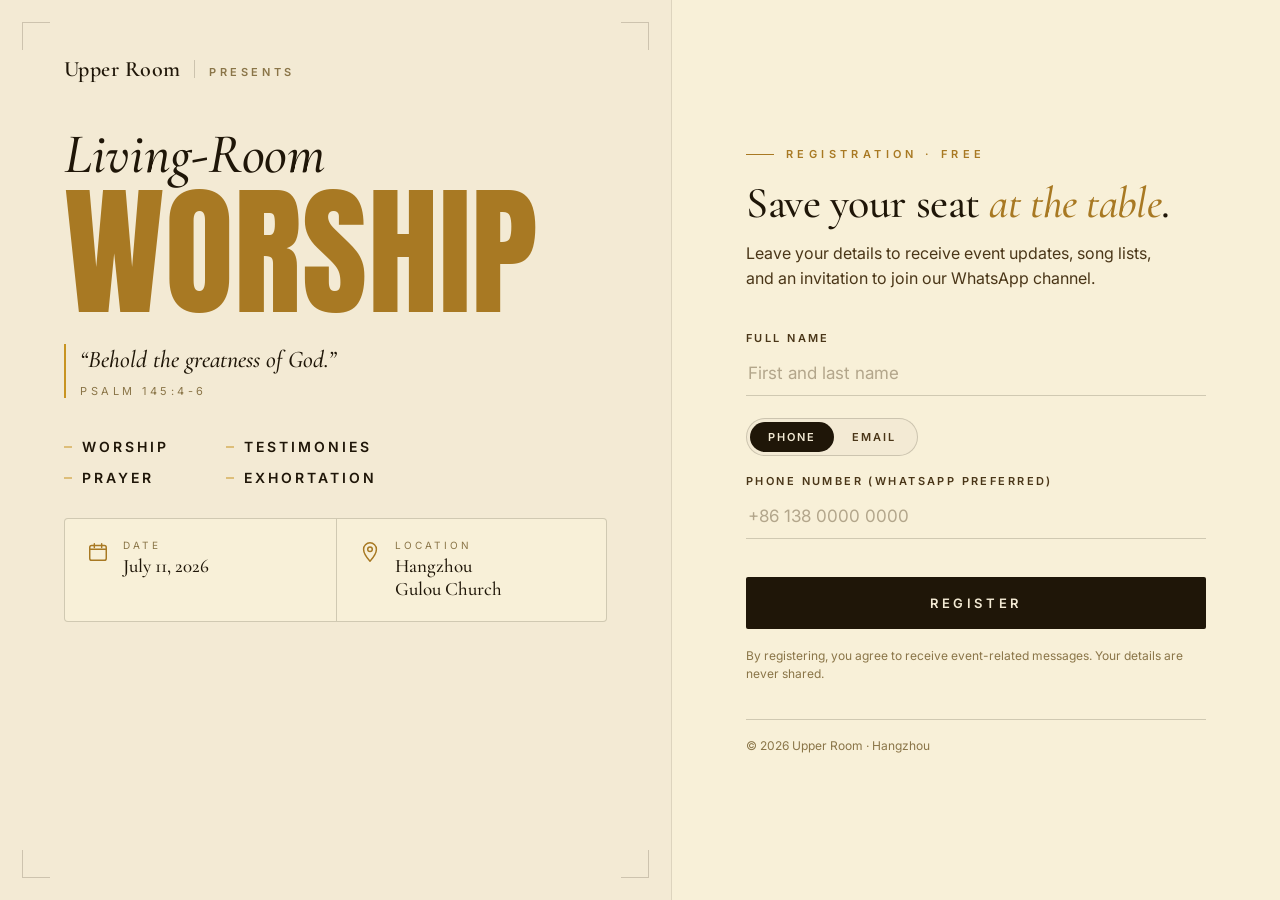
<file: index.html>
<!doctype html>
<html lang="en">
<head>
<meta charset="utf-8" />
<meta name="viewport" content="width=device-width, initial-scale=1, viewport-fit=cover" />
<title>Living-Room Worship · Register</title>
<link rel="preconnect" href="https://fonts.googleapis.com" />
<link rel="preconnect" href="https://fonts.gstatic.com" crossorigin />
<link href="https://fonts.googleapis.com/css2?family=Anton&family=Cormorant+Garamond:ital,wght@0,400;0,500;0,600;1,400;1,500&family=Inter:wght@400;500;600;700&display=swap" rel="stylesheet" />
<style>
  /* =========================================================
     Living-Room Worship · registration
     Simple, flat colours — pulled from the poster palette
     ========================================================= */
  :root {
    --paper:        #f3ead4;   /* cream, primary background */
    --paper-soft:   #f8f0d8;
    --ink:          #1f1608;   /* deep brown, primary text */
    --ink-soft:     #4a3618;
    --ink-mute:     #8a7548;
    --gold:         #c89421;   /* solid gold accent */
    --gold-deep:    #a87923;
    --line:         rgba(31, 22, 8, 0.18);
    --line-soft:    rgba(31, 22, 8, 0.10);
  }

  * { box-sizing: border-box; }
  html, body { margin: 0; padding: 0; }

  body {
    font-family: 'Inter', system-ui, sans-serif;
    background: var(--paper);
    color: var(--ink);
    min-height: 100vh;
    -webkit-font-smoothing: antialiased;
    overflow-x: hidden;
  }

  /* ---------- Stage (MOBILE-FIRST: single column by default) ---------- */
  .stage {
    min-height: 100vh;
    display: block;
    background: var(--paper);
  }

  /* ============ Poster panel — mobile defaults ============ */
  .poster {
    position: relative;
    background: var(--paper);
    color: var(--ink);
    padding: 32px 20px 36px;
    display: flex;
    flex-direction: column;
    border-bottom: 1px solid var(--line-soft);
  }

  /* simple corner marks — only on tablet+ */
  .corner { display: none; }

  /* Tablet+ */
  @media (min-width: 720px) {
    .poster { padding: 48px 36px 52px; }
    .corner {
      display: block;
      position: absolute;
      width: 28px; height: 28px;
      border: 1px solid var(--line);
      pointer-events: none;
    }
    .corner.tl { top: 22px; left: 22px; border-right: none; border-bottom: none; }
    .corner.tr { top: 22px; right: 22px; border-left: none; border-bottom: none; }
    .corner.bl { bottom: 22px; left: 22px; border-right: none; border-top: none; }
    .corner.br { bottom: 22px; right: 22px; border-left: none; border-top: none; }
  }

  /* Desktop — side-by-side */
  @media (min-width: 980px) {
    .stage {
      display: grid;
      grid-template-columns: 1.05fr 0.95fr;
      min-height: 100vh;
    }
    .poster {
      padding: 56px 64px;
      min-height: 100vh;
      justify-content: space-between;
      border-bottom: none;
      border-right: 1px solid var(--line-soft);
    }
  }

  /* presenter line — mobile */
  .presenter {
    display: flex;
    align-items: baseline;
    gap: 12px;
    color: var(--ink-soft);
    font-family: 'Inter', sans-serif;
    letter-spacing: 0.06em;
    font-weight: 600;
    font-size: 12px;
    margin-bottom: 8px;
  }
  .presenter .brand {
    font-family: 'Cormorant Garamond', serif;
    font-weight: 600;
    font-size: 18px;
    letter-spacing: 0.02em;
    color: var(--ink);
  }
  .presenter .divider {
    width: 1px;
    height: 16px;
    background: var(--line);
    align-self: center;
  }
  .presenter small {
    font-size: 10px;
    letter-spacing: 0.28em;
    color: var(--ink-mute);
    text-transform: uppercase;
  }
  @media (min-width: 720px) {
    .presenter { font-size: 13px; gap: 14px; }
    .presenter .brand { font-size: 22px; }
    .presenter .divider { height: 18px; }
    .presenter small { font-size: 11px; letter-spacing: 0.32em; }
  }

  /* wordmark — mobile first */
  .wordmark {
    margin: 28px 0 22px;
  }
  .wordmark .l1 {
    display: block;
    font-family: 'Cormorant Garamond', serif;
    font-style: italic;
    font-weight: 500;
    font-size: 28px;
    color: var(--ink);
    line-height: 1;
    letter-spacing: -0.005em;
    margin-bottom: 4px;
  }
  .wordmark .l2 {
    display: block;
    font-family: 'Anton', 'Oswald', sans-serif;
    font-weight: 400;
    font-size: clamp(56px, 17vw, 92px);
    line-height: 0.92;
    color: var(--gold-deep);
    letter-spacing: 0.005em;
    white-space: nowrap;
    text-transform: uppercase;
  }
  @media (min-width: 720px) {
    .wordmark { margin: 44px 0 26px; }
    .wordmark .l1 { font-size: clamp(36px, 4.4vw, 60px); margin-bottom: 6px; }
    .wordmark .l2 { font-size: clamp(96px, 11vw, 168px); }
  }

  /* verse — mobile */
  .verse {
    margin: 4px 0 28px;
    padding-left: 12px;
    border-left: 2px solid var(--gold);
  }
  .verse .q {
    font-family: 'Cormorant Garamond', serif;
    font-style: italic;
    font-size: 18px;
    color: var(--ink);
    font-weight: 500;
    line-height: 1.35;
  }
  .verse .ref {
    margin-top: 8px;
    font-family: 'Inter', sans-serif;
    font-size: 10px;
    letter-spacing: 0.32em;
    color: var(--ink-mute);
    text-transform: uppercase;
  }
  @media (min-width: 720px) {
    .verse { padding-left: 14px; margin: 8px 0 40px; }
    .verse .q { font-size: clamp(20px, 1.9vw, 24px); }
    .verse .ref { font-size: 11px; }
  }

  /* pillars — mobile: tighter grid */
  .pillars {
    list-style: none;
    margin: 0 0 28px;
    padding: 0;
    display: grid;
    grid-template-columns: 1fr 1fr;
    gap: 10px 24px;
  }
  .pillars li {
    font-family: 'Inter', sans-serif;
    font-weight: 600;
    font-size: 12px;
    letter-spacing: 0.18em;
    text-transform: uppercase;
    color: var(--ink);
    position: relative;
    padding-left: 16px;
  }
  .pillars li::before {
    content: "";
    position: absolute;
    left: 0; top: 50%;
    width: 8px; height: 1px;
    background: var(--gold);
    transform: translateY(-50%);
  }
  @media (min-width: 720px) {
    .pillars { gap: 14px 56px; margin-bottom: 32px; grid-template-columns: repeat(2, max-content); }
    .pillars li { font-size: 14px; letter-spacing: 0.22em; padding-left: 18px; }
  }

  /* meta — mobile: stacked */
  .meta-grid {
    display: grid;
    grid-template-columns: 1fr;
    border: 1px solid var(--line);
    border-radius: 4px;
    overflow: hidden;
    background: var(--paper-soft);
  }
  .meta-grid .cell {
    padding: 16px 18px;
    display: flex;
    gap: 14px;
    align-items: flex-start;
  }
  .meta-grid .cell + .cell {
    border-top: 1px solid var(--line);
  }
  .meta-grid .icon {
    width: 22px; height: 22px;
    flex-shrink: 0;
    color: var(--gold-deep);
    margin-top: 2px;
  }
  .meta-grid .label {
    font-family: 'Inter', sans-serif;
    font-size: 10px;
    letter-spacing: 0.32em;
    color: var(--ink-mute);
    margin-bottom: 4px;
    text-transform: uppercase;
  }
  .meta-grid .value {
    font-family: 'Cormorant Garamond', serif;
    font-size: 18px;
    font-weight: 500;
    line-height: 1.2;
    color: var(--ink);
  }
  @media (min-width: 560px) {
    .meta-grid { grid-template-columns: 1fr 1fr; }
    .meta-grid .cell + .cell { border-top: none; border-left: 1px solid var(--line); }
    .meta-grid .cell { padding: 20px 22px; }
    .meta-grid .value { font-size: 19px; }
  }

  /* ============ Form panel — mobile first ============ */
  .form-side {
    padding: 36px 20px 44px;
    display: flex;
    flex-direction: column;
    justify-content: flex-start;
    position: relative;
    background: var(--paper-soft);
  }
  @media (min-width: 720px) {
    .form-side { padding: 56px 36px 64px; }
  }
  @media (min-width: 980px) {
    .form-side { padding: 72px 64px; justify-content: center; }
  }

  .form-card {
    width: 100%;
    max-width: 460px;
    margin: 0 auto;
  }

  .eyebrow {
    font-family: 'Inter', sans-serif;
    font-size: 10px;
    letter-spacing: 0.32em;
    color: var(--gold-deep);
    text-transform: uppercase;
    display: flex;
    align-items: center;
    gap: 12px;
    margin-bottom: 14px;
    font-weight: 600;
  }
  .eyebrow::before {
    content: "";
    width: 24px;
    height: 1px;
    background: var(--gold-deep);
  }
  @media (min-width: 720px) {
    .eyebrow { font-size: 11px; letter-spacing: 0.4em; margin-bottom: 18px; }
    .eyebrow::before { width: 28px; }
  }

  h1.form-title {
    font-family: 'Cormorant Garamond', serif;
    font-weight: 500;
    font-size: 28px;
    line-height: 1.1;
    margin: 0 0 12px;
    color: var(--ink);
    letter-spacing: -0.01em;
  }
  h1.form-title em {
    font-style: italic;
    color: var(--gold-deep);
  }
  @media (min-width: 720px) {
    h1.form-title { font-size: clamp(32px, 3.6vw, 44px); margin-bottom: 14px; }
  }

  .form-lede {
    color: var(--ink-soft);
    font-size: 15px;
    line-height: 1.55;
    margin: 0 0 28px;
    max-width: 42ch;
  }
  @media (min-width: 720px) {
    .form-lede { font-size: 16px; margin-bottom: 40px; }
  }

  /* form fields — mobile first (16px input prevents iOS zoom) */
  .field {
    display: block;
    margin-bottom: 22px;
  }
  .field label {
    display: block;
    font-family: 'Inter', sans-serif;
    font-size: 11px;
    letter-spacing: 0.22em;
    color: var(--ink-soft);
    margin-bottom: 8px;
    text-transform: uppercase;
    font-weight: 600;
  }
  .field input {
    width: 100%;
    border: none;
    border-bottom: 1.5px solid var(--line);
    background: transparent;
    font: inherit;
    font-size: 17px;
    color: var(--ink);
    padding: 10px 2px 12px;
    outline: none;
    transition: border-color 0.18s ease;
    border-radius: 0;
  }
  .field input::placeholder {
    color: rgba(74, 54, 24, 0.4);
  }
  .field input:focus {
    border-color: var(--gold-deep);
  }
  .field.invalid input { border-color: #b54a2e; }
  .field-error {
    font-size: 12px;
    color: #b54a2e;
    margin-top: 6px;
    display: none;
  }
  .field.invalid .field-error { display: block; }

  /* contact toggle — mobile: full-width segmented control */
  .contact-tabs {
    display: flex;
    gap: 0;
    background: var(--paper);
    border: 1px solid var(--line);
    border-radius: 999px;
    margin-bottom: 18px;
    width: 100%;
    padding: 4px;
  }
  .contact-tabs button {
    flex: 1;
    border: none;
    background: transparent;
    font-family: 'Inter', sans-serif;
    font-size: 12px;
    font-weight: 600;
    letter-spacing: 0.18em;
    padding: 12px 18px;
    border-radius: 999px;
    color: var(--ink-soft);
    cursor: pointer;
    text-transform: uppercase;
    transition: background 0.18s ease, color 0.18s ease;
  }
  .contact-tabs button.active {
    background: var(--ink);
    color: var(--paper);
  }
  @media (min-width: 720px) {
    .contact-tabs { width: fit-content; padding: 3px; }
    .contact-tabs button { flex: none; font-size: 11px; padding: 8px 18px; }
  }

  /* submit */
  .submit {
    margin-top: 16px;
    width: 100%;
    appearance: none;
    border: none;
    cursor: pointer;
    padding: 18px 22px;
    background: var(--ink);
    color: var(--paper);
    font-family: 'Inter', sans-serif;
    font-size: 13px;
    letter-spacing: 0.28em;
    font-weight: 600;
    text-transform: uppercase;
    border-radius: 2px;
    transition: background 0.18s ease, transform 0.18s ease;
  }
  .submit:hover { background: #0e0904; transform: translateY(-1px); }
  .submit:disabled { opacity: 0.55; cursor: progress; transform: none; }

  .legal {
    margin-top: 18px;
    font-size: 12px;
    color: var(--ink-mute);
    line-height: 1.5;
  }

  .form-foot {
    margin-top: 36px;
    padding-top: 18px;
    border-top: 1px solid var(--line);
    font-size: 12px;
    color: var(--ink-mute);
  }

  /* ================== SUCCESS SCREEN ================== */
  .success {
    position: fixed;
    inset: 0;
    z-index: 50;
    display: none;
    background: var(--ink);
    color: var(--paper);
    align-items: center;
    justify-content: center;
    padding: 40px 24px;
    overflow-y: auto;
  }
  .success.on { display: flex; animation: fadein 0.4s ease both; }
  @keyframes fadein {
    from { opacity: 0; }
    to { opacity: 1; }
  }

  .success-card {
    max-width: 520px;
    width: 100%;
    text-align: center;
    padding: 32px 20px;
  }
  .success-mark {
    width: 84px; height: 84px;
    margin: 0 auto 28px;
    border-radius: 50%;
    background: var(--gold);
    display: flex; align-items: center; justify-content: center;
    animation: pop 0.5s cubic-bezier(.34,1.56,.64,1) both;
  }
  @keyframes pop {
    from { transform: scale(0.4); opacity: 0; }
    to { transform: scale(1); opacity: 1; }
  }
  .success-mark svg { width: 38px; height: 38px; color: var(--ink); }

  .success h2 {
    font-family: 'Cormorant Garamond', serif;
    font-weight: 500;
    font-size: clamp(32px, 4.4vw, 44px);
    margin: 0 0 8px;
    color: var(--paper);
    line-height: 1.1;
  }
  .success h2 em { font-style: italic; color: var(--gold); }

  .success .verse-q {
    font-family: 'Cormorant Garamond', serif;
    font-style: italic;
    color: var(--gold);
    font-size: 17px;
    margin: 12px 0 24px;
  }
  .success .lede {
    color: rgba(243, 234, 212, 0.78);
    line-height: 1.55;
    font-size: 15px;
    margin-bottom: 36px;
  }

  .wa-card {
    margin: 0 auto 22px;
    background: rgba(243, 234, 212, 0.06);
    border: 1px solid rgba(243, 234, 212, 0.18);
    border-radius: 10px;
    padding: 20px;
    text-align: left;
    display: flex;
    gap: 16px;
    align-items: center;
  }
  .wa-icon {
    width: 48px; height: 48px;
    border-radius: 12px;
    background: #25D366;
    display: flex; align-items: center; justify-content: center;
    flex-shrink: 0;
  }
  .wa-icon svg { width: 26px; height: 26px; color: #fff; }
  .wa-info { flex: 1; min-width: 0; }
  .wa-info .t {
    font-family: 'Inter', sans-serif;
    letter-spacing: 0.18em;
    font-size: 11px;
    color: var(--gold);
    text-transform: uppercase;
    font-weight: 600;
  }
  .wa-info .s {
    color: var(--paper);
    font-weight: 500;
    margin-top: 4px;
    font-size: 15px;
  }

  .btn-wa {
    display: inline-flex;
    align-items: center;
    justify-content: center;
    gap: 10px;
    width: 100%;
    padding: 18px 24px;
    background: #25D366;
    color: #fff;
    border-radius: 999px;
    font-family: 'Inter', sans-serif;
    text-transform: uppercase;
    letter-spacing: 0.22em;
    font-size: 13px;
    font-weight: 700;
    text-decoration: none;
    transition: transform 0.18s ease, background 0.18s ease;
  }
  .btn-wa:hover { transform: translateY(-2px); background: #1FB958; }
  .btn-wa svg { width: 20px; height: 20px; }

  .btn-ghost {
    margin-top: 18px;
    display: inline-block;
    font-family: 'Inter', sans-serif;
    text-transform: uppercase;
    letter-spacing: 0.22em;
    font-size: 11px;
    color: rgba(243, 234, 212, 0.55);
    background: none;
    border: none;
    cursor: pointer;
    font-weight: 600;
  }
  .btn-ghost:hover { color: var(--gold); }

  /* ================== ADMIN PANEL ================== */
  .admin {
    position: fixed;
    inset: 0;
    z-index: 60;
    display: none;
    background: rgba(20, 14, 6, 0.7);
    backdrop-filter: blur(8px);
    -webkit-backdrop-filter: blur(8px);
    padding: 32px 24px;
    overflow-y: auto;
    align-items: flex-start;
    justify-content: center;
  }
  .admin.on { display: flex; }

  .admin-sheet {
    width: 100%;
    max-width: 980px;
    background: var(--paper);
    border-radius: 8px;
    border: 1px solid var(--line);
    box-shadow: 0 30px 80px -20px rgba(0,0,0,0.4);
    overflow: hidden;
  }
  .admin-head {
    display: flex;
    align-items: center;
    justify-content: space-between;
    padding: 22px 28px;
    background: var(--ink);
    color: var(--gold);
    flex-wrap: wrap;
    gap: 12px;
  }
  .admin-head h3 {
    margin: 0;
    font-family: 'Cormorant Garamond', serif;
    font-weight: 500;
    font-size: 22px;
    color: var(--paper);
  }
  .admin-head h3 em { font-style: italic; color: var(--gold); }
  .admin-tools {
    display: flex;
    gap: 8px;
    flex-wrap: wrap;
  }
  .admin-tools button {
    background: rgba(243, 234, 212, 0.08);
    border: 1px solid rgba(243, 234, 212, 0.2);
    color: var(--paper);
    font-family: 'Inter', sans-serif;
    font-size: 11px;
    letter-spacing: 0.18em;
    padding: 8px 14px;
    border-radius: 3px;
    cursor: pointer;
    text-transform: uppercase;
    font-weight: 600;
    transition: background 0.15s ease;
  }
  .admin-tools button:hover { background: rgba(243, 234, 212, 0.16); }
  .admin-tools button.danger { color: #ffb097; border-color: rgba(255, 130, 100, 0.4); background: rgba(255, 130, 100, 0.08); }

  .admin-stats {
    display: grid;
    grid-template-columns: repeat(auto-fit, minmax(160px, 1fr));
    gap: 1px;
    background: var(--line);
    border-bottom: 1px solid var(--line);
  }
  .admin-stats .stat {
    background: var(--paper);
    padding: 18px 22px;
  }
  .admin-stats .stat .n {
    font-family: 'Cormorant Garamond', serif;
    font-size: 36px;
    font-weight: 500;
    color: var(--ink);
    line-height: 1;
  }
  .admin-stats .stat .l {
    font-size: 11px;
    letter-spacing: 0.22em;
    color: var(--ink-mute);
    text-transform: uppercase;
    margin-top: 8px;
    font-weight: 600;
  }

  .admin-search {
    padding: 14px 22px;
    border-bottom: 1px solid var(--line);
  }
  .admin-search input {
    width: 100%;
    border: none;
    outline: none;
    padding: 8px 0;
    font: inherit;
    font-size: 15px;
    background: transparent;
    color: var(--ink);
  }

  .reg-table {
    width: 100%;
    border-collapse: collapse;
    font-size: 14px;
  }
  .reg-table th, .reg-table td {
    text-align: left;
    padding: 12px 22px;
    border-bottom: 1px solid var(--line-soft);
  }
  .reg-table th {
    background: rgba(168, 121, 35, 0.06);
    font-family: 'Inter', sans-serif;
    font-size: 10px;
    letter-spacing: 0.22em;
    color: var(--ink-mute);
    text-transform: uppercase;
    font-weight: 600;
  }
  .reg-table tbody tr:hover { background: rgba(200, 148, 33, 0.06); }
  .reg-table .empty {
    padding: 56px 24px;
    text-align: center;
    color: var(--ink-mute);
    font-style: italic;
  }
  .row-action {
    background: transparent;
    border: none;
    color: var(--ink-mute);
    cursor: pointer;
    font-size: 18px;
    padding: 2px 8px;
    border-radius: 3px;
    line-height: 1;
  }
  .row-action:hover { color: #b54a2e; background: rgba(181, 74, 46, 0.08); }

  .admin-foot {
    padding: 18px 22px;
    background: rgba(168, 121, 35, 0.06);
    color: var(--ink-mute);
    font-size: 12px;
    line-height: 1.5;
    border-top: 1px solid var(--line);
  }
  .admin-foot strong { color: var(--ink-soft); }
  .admin-foot code {
    font-family: ui-monospace, monospace;
    font-size: 11px;
    background: rgba(20, 12, 4, 0.06);
    padding: 1px 6px;
    border-radius: 3px;
    color: var(--ink-soft);
  }

  /* admin gate */
  .gate {
    width: 100%;
    max-width: 380px;
    background: var(--paper);
    border-radius: 8px;
    padding: 32px;
    text-align: center;
    box-shadow: 0 30px 80px -20px rgba(0,0,0,0.4);
    align-self: center;
  }
  .gate h3 {
    font-family: 'Cormorant Garamond', serif;
    font-weight: 500;
    font-size: 26px;
    margin: 0 0 4px;
  }
  .gate p {
    color: var(--ink-mute);
    font-size: 14px;
    margin: 0 0 18px;
  }
  .gate input {
    width: 100%;
    border: 1px solid var(--line);
    border-radius: 4px;
    padding: 12px 14px;
    font: inherit;
    font-size: 15px;
    margin-bottom: 12px;
    outline: none;
    background: var(--paper-soft);
  }
  .gate input:focus { border-color: var(--gold-deep); }
  .gate button {
    width: 100%;
    background: var(--ink);
    color: var(--paper);
    border: none;
    padding: 12px;
    border-radius: 4px;
    font-family: 'Inter', sans-serif;
    letter-spacing: 0.22em;
    text-transform: uppercase;
    font-size: 12px;
    cursor: pointer;
    font-weight: 600;
  }
  .gate .hint {
    margin-top: 14px;
    font-size: 11px;
    color: var(--ink-mute);
  }
  .gate .err {
    color: #b54a2e;
    font-size: 12px;
    margin: -4px 0 10px;
    display: none;
  }
  .gate.bad .err { display: block; }
  .gate .gate-cancel {
    margin-top: 14px;
    background: none;
    border: none;
    color: var(--ink-mute);
    font-size: 11px;
    letter-spacing: 0.22em;
    text-transform: uppercase;
    cursor: pointer;
    font-weight: 600;
    padding: 6px;
  }
  .gate .gate-cancel:hover { color: var(--ink); }
</style>
<template id="__bundler_thumbnail" data-bg-color="#f3ead4">
  <svg viewBox="0 0 1200 800" xmlns="http://www.w3.org/2000/svg">
    <rect width="1200" height="800" fill="#f3ead4"/>
    <g transform="translate(600 410)" text-anchor="middle">
      <text y="-40" font-family="Georgia, serif" font-style="italic" font-size="76" fill="#1f1608">Living-Room</text>
      <text y="140" font-family="Impact, sans-serif" font-size="240" font-weight="700" fill="#a87923" letter-spacing="6">WORSHIP</text>
      <line x1="-120" y1="200" x2="120" y2="200" stroke="#a87923" stroke-width="3"/>
      <text y="250" font-family="Inter, sans-serif" font-size="28" fill="#4a3618" letter-spacing="8">PSALM 145:4-6</text>
    </g>
  </svg>
</template>
</head>
<body>

<main class="stage" id="stage">
  <!-- ============ LEFT: poster panel ============ -->
  <section class="poster" data-screen-label="01 Poster">
    <span class="corner tl"></span>
    <span class="corner tr"></span>
    <span class="corner bl"></span>
    <span class="corner br"></span>

    <div class="poster-inner">
      <div class="presenter">
        <span class="brand">Upper&nbsp;Room</span>
        <span class="divider"></span>
        <small>Presents</small>
      </div>

      <div class="wordmark">
        <span class="l1">Living-Room</span>
        <span class="l2">Worship</span>
      </div>

      <div class="verse">
        <div class="q">&ldquo;Behold the greatness of God.&rdquo;</div>
        <div class="ref">Psalm 145:4-6</div>
      </div>

      <ul class="pillars">
        <li>Worship</li>
        <li>Testimonies</li>
        <li>Prayer</li>
        <li>Exhortation</li>
      </ul>

      <div class="meta-grid">
        <div class="cell">
          <svg class="icon" viewBox="0 0 24 24" fill="none" stroke="currentColor" stroke-width="1.6" stroke-linecap="round" stroke-linejoin="round" aria-hidden="true">
            <rect x="3" y="5" width="18" height="16" rx="2"/><path d="M3 9h18"/><path d="M8 3v4M16 3v4"/>
          </svg>
          <div>
            <div class="label">Date</div>
            <div class="value">July&nbsp;11,&nbsp;2026</div>
          </div>
        </div>
        <div class="cell">
          <svg class="icon" viewBox="0 0 24 24" fill="none" stroke="currentColor" stroke-width="1.6" stroke-linecap="round" stroke-linejoin="round" aria-hidden="true">
            <path d="M12 22s7-7.5 7-13a7 7 0 1 0-14 0c0 5.5 7 13 7 13z"/><circle cx="12" cy="9" r="2.5"/>
          </svg>
          <div>
            <div class="label">Location</div>
            <div class="value">Hangzhou<br/>Gulou Church</div>
          </div>
        </div>
      </div>
    </div>
  </section>

  <!-- ============ RIGHT: form panel ============ -->
  <section class="form-side" data-screen-label="02 Form">
    <div class="form-card">
      <div class="eyebrow">Registration · Free</div>
      <h1 class="form-title">Save your seat <em>at the table</em>.</h1>
      <p class="form-lede">Leave your details to receive event updates, song lists, and an invitation to join our WhatsApp channel.</p>

      <form id="reg-form" novalidate>
        <div class="field" id="f-name">
          <label for="i-name">Full name</label>
          <input id="i-name" name="name" type="text" autocomplete="name" placeholder="First and last name" required />
          <div class="field-error">Please enter your name.</div>
        </div>

        <div class="contact-tabs" role="tablist" aria-label="Contact method">
          <button type="button" class="active" data-tab="phone" role="tab" aria-selected="true">Phone</button>
          <button type="button" data-tab="email" role="tab" aria-selected="false">Email</button>
        </div>

        <div class="field" id="f-phone">
          <label for="i-phone">Phone number (WhatsApp preferred)</label>
          <input id="i-phone" name="phone" type="tel" autocomplete="tel" placeholder="+86 138 0000 0000" inputmode="tel" />
          <div class="field-error">Please enter a valid phone number.</div>
        </div>

        <div class="field" id="f-email" style="display:none;">
          <label for="i-email">Email address</label>
          <input id="i-email" name="email" type="email" autocomplete="email" placeholder="you@email.com" />
          <div class="field-error">Please enter a valid email address.</div>
        </div>

        <button type="submit" class="submit" id="submit-btn">
          <span>Register</span>
        </button>

        <p class="legal">
          By registering, you agree to receive event-related messages. Your details are never shared.
        </p>
      </form>

      <div class="form-foot">
        © 2026 Upper Room · Hangzhou
      </div>
    </div>
  </section>
</main>

<!-- ================== SUCCESS SCREEN ================== -->
<div class="success" id="success-screen" role="dialog" aria-modal="true" aria-labelledby="success-title">
  <div class="success-card">
    <div class="success-mark" aria-hidden="true">
      <svg viewBox="0 0 24 24" fill="none" stroke="currentColor" stroke-width="3" stroke-linecap="round" stroke-linejoin="round">
        <path d="M5 13l4 4L19 7"/>
      </svg>
    </div>
    <h2 id="success-title">Welcome<em>, <span id="success-name">friend</span>.</em></h2>
    <div class="verse-q">&ldquo;Behold the greatness of God&rdquo; — Psalm 145:4-6</div>
    <p class="lede">Your registration is confirmed for <strong>Living-Room Worship</strong>, July&nbsp;11,&nbsp;2026.<br/>Now join our WhatsApp channel so you don't miss anything:</p>

    <div class="wa-card">
      <div class="wa-icon" aria-hidden="true">
        <svg viewBox="0 0 32 32" fill="currentColor"><path d="M16 .5C7.4.5.5 7.4.5 16c0 2.8.7 5.5 2.1 7.9L.5 31.5l7.8-2c2.3 1.3 4.9 1.9 7.7 1.9 8.6 0 15.5-7 15.5-15.5S24.6.5 16 .5zm0 28.3c-2.5 0-4.9-.7-7-1.9l-.5-.3-4.6 1.2 1.2-4.5-.3-.5C3.6 20.7 2.8 18.4 2.8 16 2.8 8.7 8.7 2.8 16 2.8c3.5 0 6.8 1.4 9.3 3.9s3.9 5.8 3.9 9.3c0 7.3-5.9 13.2-13.2 13.2zm7.6-9.9c-.4-.2-2.4-1.2-2.8-1.3-.4-.1-.6-.2-.9.2-.3.4-1 1.3-1.2 1.5-.2.2-.4.3-.8.1-.4-.2-1.7-.6-3.3-2-.7-.6-1.4-1.5-1.6-1.9-.2-.4 0-.6.2-.8.2-.2.4-.5.6-.7.2-.2.3-.4.4-.7.1-.3 0-.5-.1-.7-.1-.2-.9-2.2-1.2-3-.3-.7-.6-.6-.9-.6h-.7c-.3 0-.7.1-1 .5-.4.4-1.3 1.3-1.3 3.2 0 1.9 1.4 3.7 1.5 3.9.2.2 2.7 4.2 6.6 5.9 2.3 1 3.3 1.1 4.4.9.7-.1 2.3-.9 2.6-1.8.3-.9.3-1.7.2-1.8-.1-.2-.4-.3-.7-.5z"/></svg>
      </div>
      <div class="wa-info">
        <div class="t">WhatsApp Channel</div>
        <div class="s">Living-Room Worship · Upper Room</div>
      </div>
    </div>

    <a class="btn-wa" href="https://whatsapp.com/channel/0029Vb6wQhtCcW4xdlekeS3S" target="_blank" rel="noopener">
      <svg viewBox="0 0 32 32" fill="currentColor" aria-hidden="true"><path d="M16 .5C7.4.5.5 7.4.5 16c0 2.8.7 5.5 2.1 7.9L.5 31.5l7.8-2c2.3 1.3 4.9 1.9 7.7 1.9 8.6 0 15.5-7 15.5-15.5S24.6.5 16 .5z"/></svg>
      Join the channel
    </a>

    <button class="btn-ghost" id="success-close">Close</button>
  </div>
</div>

<!-- ================== ADMIN PANEL (hidden — open via /#admin) ================== -->
<div class="admin" id="admin" role="dialog" aria-modal="true" aria-labelledby="admin-title">

  <!-- Gate -->
  <div class="gate" id="admin-gate">
    <h3>Admin access</h3>
    <p>Enter the access code to view registrations.</p>
    <input id="gate-input" type="password" placeholder="Access code" autocomplete="off" />
    <div class="err">Incorrect code.</div>
    <button id="gate-submit">Enter</button>
    <button class="gate-cancel" id="gate-close">Cancel</button>
  </div>

  <!-- Sheet (hidden until unlocked) -->
  <div class="admin-sheet" id="admin-sheet" style="display:none;">
    <div class="admin-head">
      <h3 id="admin-title">Registrations <em>list</em></h3>
      <div class="admin-tools">
        <button id="export-csv">Export CSV</button>
        <button id="copy-table">Copy</button>
        <button id="print-list">Print</button>
        <button id="clear-all" class="danger">Clear all</button>
        <button id="close-admin">Close</button>
      </div>
    </div>

    <div class="admin-stats" id="admin-stats">
      <div class="stat"><div class="n" id="stat-total">0</div><div class="l">Registered</div></div>
      <div class="stat"><div class="n" id="stat-phone">0</div><div class="l">By phone</div></div>
      <div class="stat"><div class="n" id="stat-email">0</div><div class="l">By email</div></div>
      <div class="stat"><div class="n" id="stat-today">0</div><div class="l">Today</div></div>
    </div>

    <div class="admin-search">
      <input id="admin-search-input" type="search" placeholder="Search by name, phone, email…" />
    </div>

    <table class="reg-table" id="reg-table">
      <thead>
        <tr>
          <th>#</th>
          <th>Name</th>
          <th>Contact</th>
          <th>Type</th>
          <th>Registered at</th>
          <th></th>
        </tr>
      </thead>
      <tbody id="reg-tbody"></tbody>
    </table>

    <div class="admin-foot">
      <strong>Storage:</strong> <span id="storage-mode">Supabase (centralized)</span>.<br/>
      Registrations are collected from any device. Access admin panel via <code>/#admin</code>.
    </div>
  </div>
</div>

<script>
/* =================================================================
   CONFIG — adjust to deploy
   ================================================================= */
const CONFIG = {
  // Admin access code — change this before sharing the page.
  adminCode: "Worship@2026##",

  // Supabase project (anon key only — service key stays server-side)
  supabaseUrl: "https://kauodthouehzwjljzfdq.supabase.co",
  supabaseAnonKey: "eyJhbGciOiJIUzI1NiIsInR5cCI6IkpXVCJ9.eyJpc3MiOiJzdXBhYmFzZSIsInJlZiI6ImthdW9kdGhvdWVoendqbGp6ZmRxIiwicm9sZSI6ImFub24iLCJpYXQiOjE3ODA4Nzk5OTQsImV4cCI6MjA5NjQ1NTk5NH0.2B21bKHgqsbiIBRBGS34YaJeDua34Xi8o1NeqIixIms",
  adminApi: "/api/admin",

  // WhatsApp channel link shown after success.
  whatsappUrl: "https://whatsapp.com/channel/0029Vb6wQhtCcW4xdlekeS3S",
};

/* =================================================================
   Helpers / Supabase API
   ================================================================= */
const $ = (s, r=document) => r.querySelector(s);
const $$ = (s, r=document) => Array.from(r.querySelectorAll(s));

function escapeHtml(s){
  return String(s).replace(/[&<>"']/g, c => ({"&":"&amp;","<":"&lt;",">":"&gt;","\"":"&quot;","'":"&#39;"}[c]));
}

// Admin password — set after successful gate unlock
let adminPassword = "";

async function supabaseFetch(path, options = {}) {
  const url = CONFIG.supabaseUrl + path;
  const res = await fetch(url, {
    ...options,
    headers: {
      "apikey": CONFIG.supabaseAnonKey,
      "Authorization": `Bearer ${CONFIG.supabaseAnonKey}`,
      "Content-Type": "application/json",
      "Accept": "application/json",
      "Prefer": options.prefer || "",
      ...(options.customHeaders || {})
    }
  });
  if (!res.ok) {
    const body = await res.text();
    throw new Error(`Supabase ${res.status}: ${body}`);
  }
  return options.raw ? res : res.json();
}

async function adminApi(action, id) {
  const res = await fetch(CONFIG.adminApi, {
    method: "POST",
    headers: { "Content-Type": "application/json" },
    body: JSON.stringify({ password: adminPassword, action, id })
  });
  if (!res.ok) {
    const err = await res.json();
    throw new Error(err.error || `API ${res.status}`);
  }
  return res.json();
}

async function loadAll() {
  try {
    return await adminApi("list");
  } catch {
    return [];
  }
}

async function deleteEntry(id) {
  await adminApi("delete", id);
}

async function clearAll() {
  await adminApi("clear");
}

/* =================================================================
   Contact tabs
   ================================================================= */
let contactMode = "phone";
$$(".contact-tabs button").forEach(b => {
  b.addEventListener("click", () => {
    $$(".contact-tabs button").forEach(x => {
      x.classList.toggle("active", x === b);
      x.setAttribute("aria-selected", x === b ? "true" : "false");
    });
    contactMode = b.dataset.tab;
    $("#f-phone").style.display = contactMode === "phone" ? "block" : "none";
    $("#f-email").style.display = contactMode === "email" ? "block" : "none";
  });
});

/* =================================================================
   Form submit
   ================================================================= */
$("#reg-form").addEventListener("submit", async (e) => {
  e.preventDefault();

  const name  = $("#i-name").value.trim();
  const phone = $("#i-phone").value.trim();
  const email = $("#i-email").value.trim();

  let valid = true;
  const setInvalid = (sel, on) => $(sel).classList.toggle("invalid", on);

  setInvalid("#f-name", false);
  setInvalid("#f-phone", false);
  setInvalid("#f-email", false);

  if (!name) { setInvalid("#f-name", true); valid = false; }

  if (contactMode === "phone") {
    const digits = phone.replace(/[^\d]/g, "");
    if (digits.length < 7) { setInvalid("#f-phone", true); valid = false; }
  } else {
    if (!/^[^\s@]+@[^\s@]+\.[^\s@]{2,}$/.test(email)) { setInvalid("#f-email", true); valid = false; }
  }

  if (!valid) return;

  const entry = {
    name,
    contact_type: contactMode,
    phone: contactMode === "phone" ? phone : "",
    email: contactMode === "email" ? email : "",
    event: "Living-Room Worship · 2026-07-11"
  };

  const btn = $("#submit-btn");
  btn.disabled = true;
  btn.querySelector("span").textContent = "Registering…";

  // Save to Supabase
  try {
    await supabaseFetch("/rest/v1/registrations", {
      method: "POST",
      body: JSON.stringify(entry),
      prefer: "return=minimal"
    });
  } catch (err) {
    console.warn("Supabase insert failed:", err);
  }

  btn.disabled = false;
  btn.querySelector("span").textContent = "Register";

  $("#success-name").textContent = name.split(" ")[0] || "friend";
  $("#success-screen").classList.add("on");
  $("#reg-form").reset();
});

/* =================================================================
   Success screen
   ================================================================= */
$("#success-close").addEventListener("click", () => {
  $("#success-screen").classList.remove("on");
});

/* =================================================================
   Admin gate + sheet — accessible ONLY via URL (#admin or ?admin=1)
   ================================================================= */
const adminEl = $("#admin");
const gateEl  = $("#admin-gate");
const sheetEl = $("#admin-sheet");

function openAdmin() {
  adminEl.classList.add("on");
  const savedPw = sessionStorage.getItem("lrw.adminPw");
  if (sessionStorage.getItem("lrw.admin") === "1" && savedPw) {
    adminPassword = savedPw;
    gateEl.style.display = "none";
    sheetEl.style.display = "block";
    renderRegs();
  } else {
    gateEl.style.display = "block";
    sheetEl.style.display = "none";
    setTimeout(() => $("#gate-input").focus(), 60);
  }
}
function closeAdmin() {
  adminEl.classList.remove("on");
  // Clean URL so the panel doesn't auto-reopen on reload
  if (location.hash === "#admin") history.replaceState(null, "", location.pathname + location.search);
}
function unlockAdmin() {
  adminPassword = $("#gate-input").value.trim();
  sessionStorage.setItem("lrw.adminPw", adminPassword);
  gateEl.style.display = "none";
  sheetEl.style.display = "block";
  sessionStorage.setItem("lrw.admin", "1");
  renderRegs();
}

$("#close-admin").addEventListener("click", closeAdmin);
$("#gate-close").addEventListener("click", closeAdmin);
$("#gate-submit").addEventListener("click", tryUnlock);
$("#gate-input").addEventListener("keydown", e => {
  if (e.key === "Enter") tryUnlock();
});

function tryUnlock() {
  const v = $("#gate-input").value.trim();
  if (v === CONFIG.adminCode) {
    gateEl.classList.remove("bad");
    unlockAdmin();
  } else {
    gateEl.classList.add("bad");
    $("#gate-input").select();
  }
}

// Open admin if URL hash is #admin OR query string contains admin=1
function checkAdminRoute() {
  if (location.hash === "#admin" || location.search.includes("admin=1")) {
    openAdmin();
  }
}
checkAdminRoute();
window.addEventListener("hashchange", checkAdminRoute);

// Esc closes overlays
window.addEventListener("keydown", e => {
  if (e.key === "Escape") {
    if (adminEl.classList.contains("on")) closeAdmin();
    if ($("#success-screen").classList.contains("on")) $("#success-screen").classList.remove("on");
  }
});

/* =================================================================
   Admin: render list
   ================================================================= */
function fmtDate(iso) {
  const d = new Date(iso);
  return d.toLocaleString("en-US", { dateStyle: "medium", timeStyle: "short" });
}
function isToday(iso) {
  const d = new Date(iso);
  const n = new Date();
  return d.toDateString() === n.toDateString();
}

let searchQ = "";
$("#admin-search-input").addEventListener("input", e => {
  searchQ = e.target.value.toLowerCase().trim();
  renderRegs();
});

async function renderRegs() {
  const all = await loadAll();
  $("#stat-total").textContent = all.length;
  $("#stat-phone").textContent = all.filter(r => r.contact_type === "phone").length;
  $("#stat-email").textContent = all.filter(r => r.contact_type === "email").length;
  $("#stat-today").textContent = all.filter(r => isToday(r.created_at)).length;
  $("#storage-mode").textContent = "Supabase (centralized)";

  const filtered = searchQ
    ? all.filter(r =>
        (r.name||"").toLowerCase().includes(searchQ) ||
        (r.phone||"").toLowerCase().includes(searchQ) ||
        (r.email||"").toLowerCase().includes(searchQ))
    : all;

  const tbody = $("#reg-tbody");
  if (!filtered.length) {
    tbody.innerHTML = `<tr><td class="empty" colspan="6">${all.length ? "No registrations match your search." : "No registrations yet. New entries will appear here."}</td></tr>`;
    return;
  }
  tbody.innerHTML = filtered.map((r, i) => `
    <tr>
      <td style="color:var(--ink-mute)">${i + 1}</td>
      <td style="font-weight:500">${escapeHtml(r.name)}</td>
      <td>${escapeHtml(r.phone || r.email || "")}</td>
      <td style="font-family:'Inter',sans-serif; font-size:11px; letter-spacing:0.18em; color:var(--ink-mute); text-transform:uppercase; font-weight:600;">${r.contact_type}</td>
      <td style="color:var(--ink-mute); font-size:13px;">${fmtDate(r.created_at)}</td>
      <td style="text-align:right;"><button class="row-action" data-del="${r.id}" title="Delete">×</button></td>
    </tr>
  `).join("");

  $$('[data-del]').forEach(btn => {
    btn.addEventListener("click", async () => {
      if (!confirm("Delete this registration?")) return;
      await deleteEntry(btn.dataset.del);
      renderRegs();
    });
  });
}

/* =================================================================
   Admin: export / copy / print / clear
   ================================================================= */
$("#export-csv").addEventListener("click", async () => {
  const all = await loadAll();
  if (!all.length) { alert("No registrations to export."); return; }
  const header = ["#","Name","Type","Phone","Email","Registered at","Event"];
  const rows = all.map((r,i) => [
    i+1, r.name, r.contact_type, r.phone, r.email, fmtDate(r.created_at), r.event
  ]);
  const csv = [header, ...rows].map(row =>
    row.map(cell => {
      const s = String(cell ?? "");
      return /[",\n;]/.test(s) ? '"'+s.replace(/"/g,'""')+'"' : s;
    }).join(",")
  ).join("\n");
  const blob = new Blob(["\uFEFF" + csv], { type: "text/csv;charset=utf-8" });
  const url = URL.createObjectURL(blob);
  const a = document.createElement("a");
  a.href = url;
  a.download = `living-room-worship-registrations-${new Date().toISOString().slice(0,10)}.csv`;
  a.click();
  URL.revokeObjectURL(url);
});

$("#copy-table").addEventListener("click", async () => {
  const all = await loadAll();
  if (!all.length) { alert("No registrations to copy."); return; }
  const text = all.map((r,i) =>
    `${i+1}\t${r.name}\t${r.contact_type === "phone" ? r.phone : r.email}\t${fmtDate(r.created_at)}`
  ).join("\n");
  try {
    await navigator.clipboard.writeText(`Name\tContact\tRegistered at\n${text}`);
    const b = $("#copy-table");
    const orig = b.textContent;
    b.textContent = "Copied ✓";
    setTimeout(() => b.textContent = orig, 1500);
  } catch {
    alert("Could not copy to clipboard.");
  }
});

$("#print-list").addEventListener("click", async () => {
  const all = await loadAll();
  if (!all.length) { alert("No registrations to print."); return; }
  const w = window.open("", "_blank");
  const rows = all.map((r,i) =>
    `<tr><td>${i+1}</td><td>${escapeHtml(r.name)}</td><td>${escapeHtml(r.phone || r.email)}</td><td>${fmtDate(r.created_at)}</td></tr>`
  ).join("");
  w.document.write(`<!doctype html><html><head><title>Living-Room Worship · Registrations</title>
    <style>
      body{font-family: system-ui, sans-serif; padding: 32px; color: #1f1608;}
      h1{font-family: 'Cormorant Garamond', Georgia, serif; font-weight: 500;}
      table{width: 100%; border-collapse: collapse; margin-top: 16px;}
      th,td{padding: 8px 10px; border-bottom: 1px solid #ddd; text-align: left; font-size: 13px;}
      th{background: #f5eddc; text-transform: uppercase; font-size: 11px; letter-spacing: 0.18em;}
    </style></head><body>
    <h1>Living-Room Worship — Registrations</h1>
    <p>${all.length} registered · exported on ${new Date().toLocaleString("en-US")}</p>
    <table><thead><tr><th>#</th><th>Name</th><th>Contact</th><th>Registered at</th></tr></thead>
    <tbody>${rows}</tbody></table></body></html>`);
  w.document.close();
  setTimeout(() => w.print(), 300);
});

$("#clear-all").addEventListener("click", async () => {
  if (!confirm("Delete all registrations? This cannot be undone.")) return;
  if (!confirm("Are you absolutely sure? All data will be lost.")) return;
  await clearAll();
  renderRegs();
});
</script>
</body>
</html>
</file>
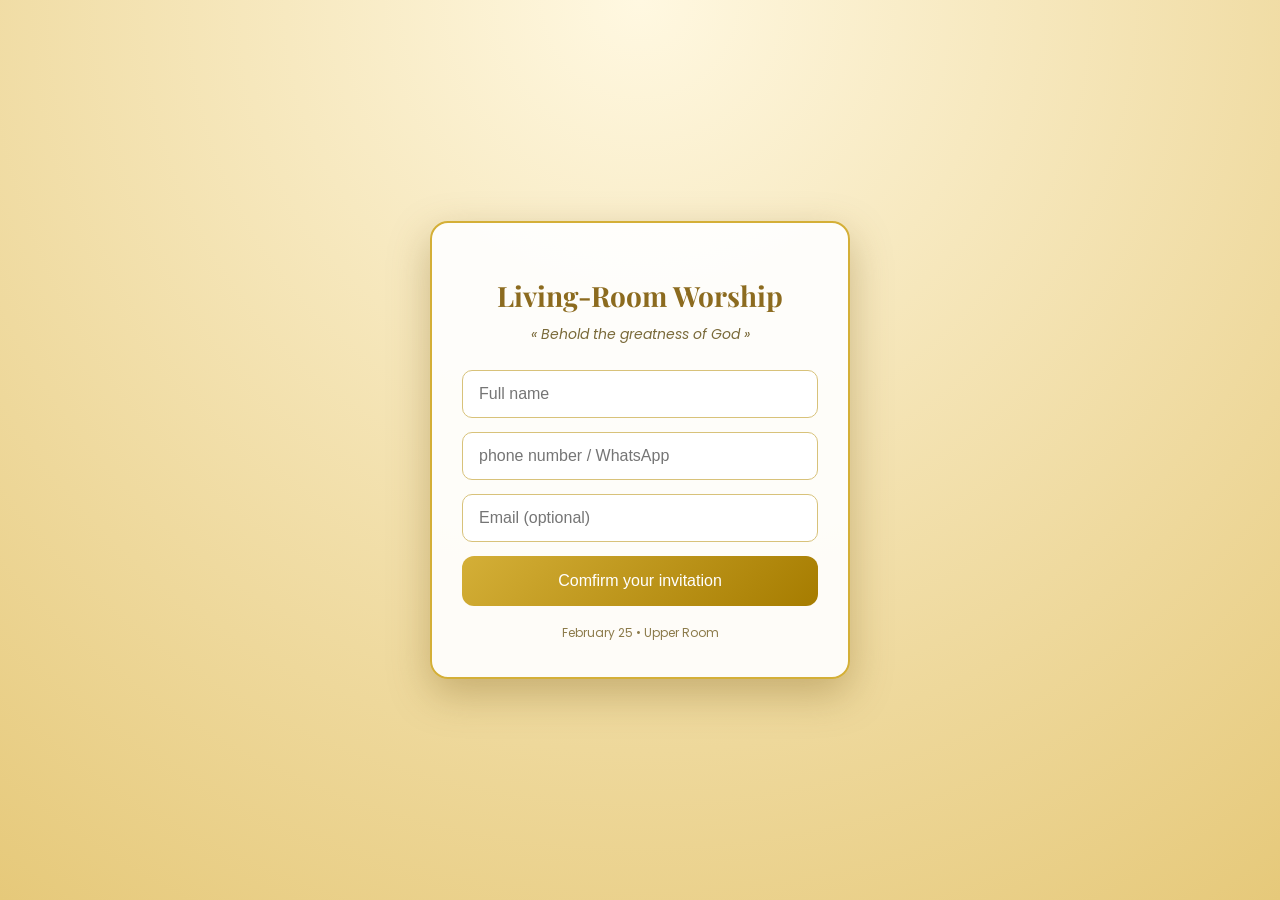
<file: templates/register.html>
<!DOCTYPE html>
<html lang="fr">
<head>
    <meta charset="UTF-8">
    <title>Living Room Worship</title>
    <meta name ="viewport" content="width=device-width, initial -scale=1">
    <link rel="stylesheet" href="/static/style.css">
</head>
<body>

<div class="container">
    <h1>Living-Room Worship</h1>
    <div class="subtitle">« Behold the greatness of God »</div>

    <form method="POST">
        <input type="text" name="name" placeholder="Full name" required>
        <input type="text" name="phone" placeholder="phone number / WhatsApp" required>
        <input type="email" name="email" placeholder="Email (optional)">
        <button type="submit">Comfirm your invitation</button>
    </form>

    <div class="footer-text">
        February 25 • Upper Room
    </div>
</div>

</body>
</html>
</file>
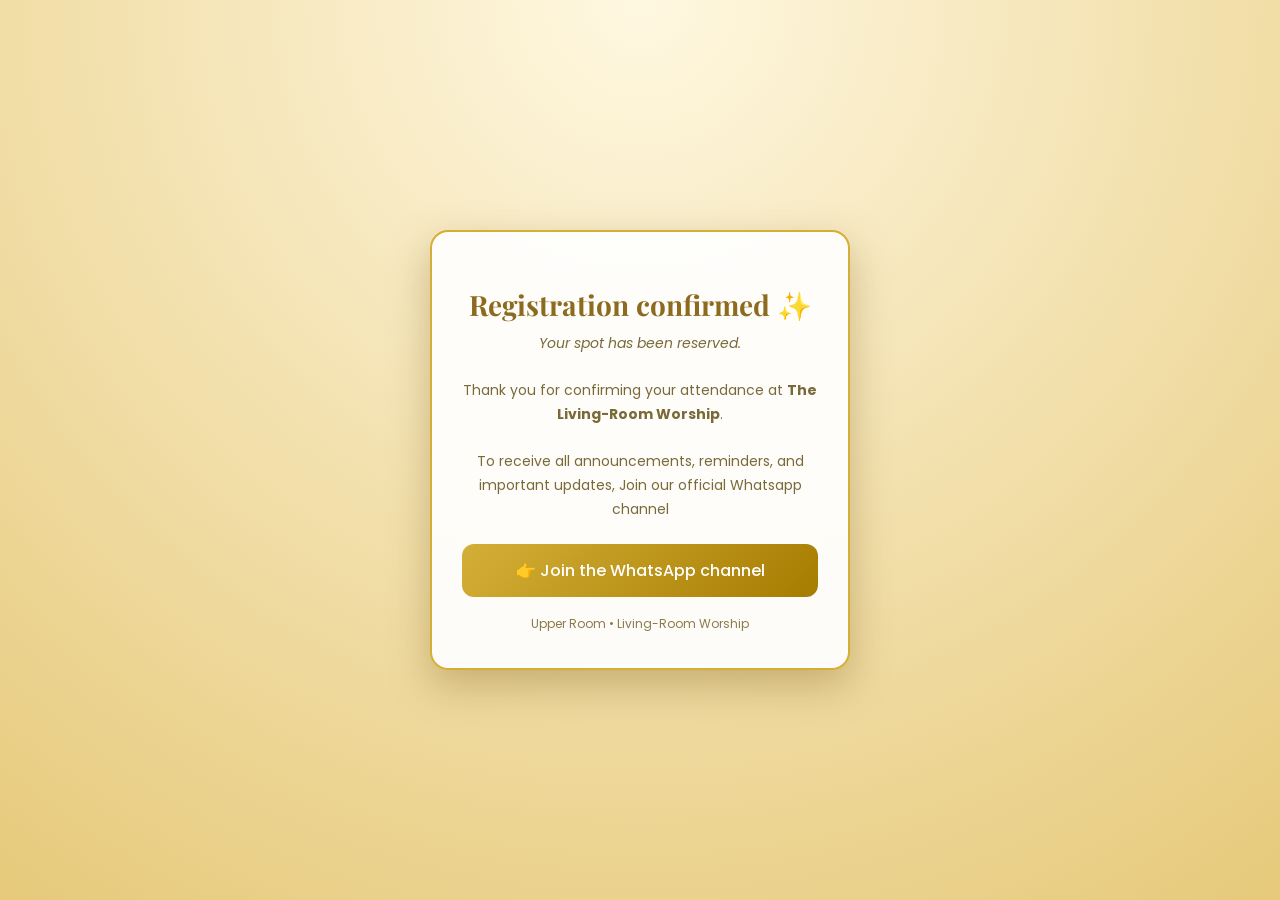
<file: templates/success.html>
<!DOCTYPE html>
<html lang="fr">
<head>
    <meta charset="UTF-8">
    <title>Registration confirmed</title>
    <link rel="stylesheet" href="/static/style.css">
</head>
<body>

<div class="container">
    <h1>Registration confirmed ✨</h1>

    <div class="subtitle">
        Your spot has been reserved.
    </div>

    <p style="color:#7a6a3a; font-size:14px; line-height:1.7; margin-bottom:22px;">
        Thank you for confirming your attendance at
        <strong>The Living-Room Worship</strong>.<br><br>
        To receive all announcements, reminders, and important updates,
        Join our official Whatsapp channel
    </p >

    <a href="https://whatsapp.com/channel/0029Vb6wQhtCcW4xdlekeS3S"
       target="_blank"
       style="
        display:block;
        text-decoration:none;
        padding:14px;
        background:linear-gradient(135deg,#d4af37,#a67c00);
        color:white;
        font-weight:500;
        border-radius:12px;
        margin-bottom:18px;
       ">
        👉 Join the WhatsApp channel
    </a >

    <div class="footer-text">
        Upper Room • Living-Room Worship
    </div>
</div>

</body>
</html>
</file>
<file: static/style.css>
@import url('https://fonts.googleapis.com/css2?family=Playfair+Display:wght@500;700&family=Poppins:wght@300;400;500&display=swap');

/* Toujours pratique pour un bon rendu responsive */
* {
    box-sizing: border-box;
}

body {
    margin: 0;
    padding: 0;
    min-height: 100vh;
    background: radial-gradient(circle at top, #fff8e1, #e6c97a);
    font-family: 'Poppins', sans-serif;
    display: flex;
    justify-content: center;
    align-items: center;
}

.container {
    background: rgba(255, 255, 255, 0.92);
    width: 90%;
    max-width: 420px;
    padding: 35px 30px;
    border-radius: 18px;
    box-shadow: 0 15px 40px rgba(120, 90, 20, 0.35);
    text-align: center;
    border: 2px solid #d4af37;
}

h1 {
    font-family: 'Playfair Display', serif;
    font-size: 28px;
    color: #8c6b1f;
    margin-bottom: 10px;
}

.subtitle {
    font-size: 14px;
    color: #7a6a3a;
    margin-bottom: 25px;
    font-style: italic;
}

form input {
    width: 100%;              /* prend toute la largeur du container */
    padding: 14px 16px;
    margin-bottom: 14px;
    border-radius: 10px;
    border: 1px solid #d8c27a;
    font-size: 16px;          /* important pour éviter le zoom iOS */
    outline: none;
}

form input:focus {
    border-color: #b9983d;
}

button {
    width: 100%;
    padding: 16px;
    background: linear-gradient(135deg, #d4af37, #a67c00);
    color: white;
    font-size: 16px;          /* pareil ici */
    border: none;
    border-radius: 12px;
    cursor: pointer;
    font-weight: 500;
    transition: transform 0.2s ease, box-shadow 0.2s ease;
}

button:hover {
    transform: translateY(-2px);
    box-shadow: 0 8px 20px rgba(166, 124, 0, 0.5);
}

.footer-text {
    margin-top: 18px;
    font-size: 12px;
    color: #8c7b4b;
}

/* ----------------- MOBILE ----------------- */
@media (max-width: 430px) {
    .container {
        padding: 30px 20px;
        width: 95%;
    }

    h1 {
        font-size: 24px;
    }

    .subtitle {
        font-size: 13px;
        margin-bottom: 20px;
    }

    form input {
        font-size: 16px;
        padding: 14px 16px;
    }

    button {
        font-size: 16px;
        padding: 14px;
    }

    .footer-text {
        font-size: 11px;
    }
}

/* ----------------- iOS Zoom Fix ----------------- */
input, select, textarea {
    font-size: 16px !important;
}
</file>
